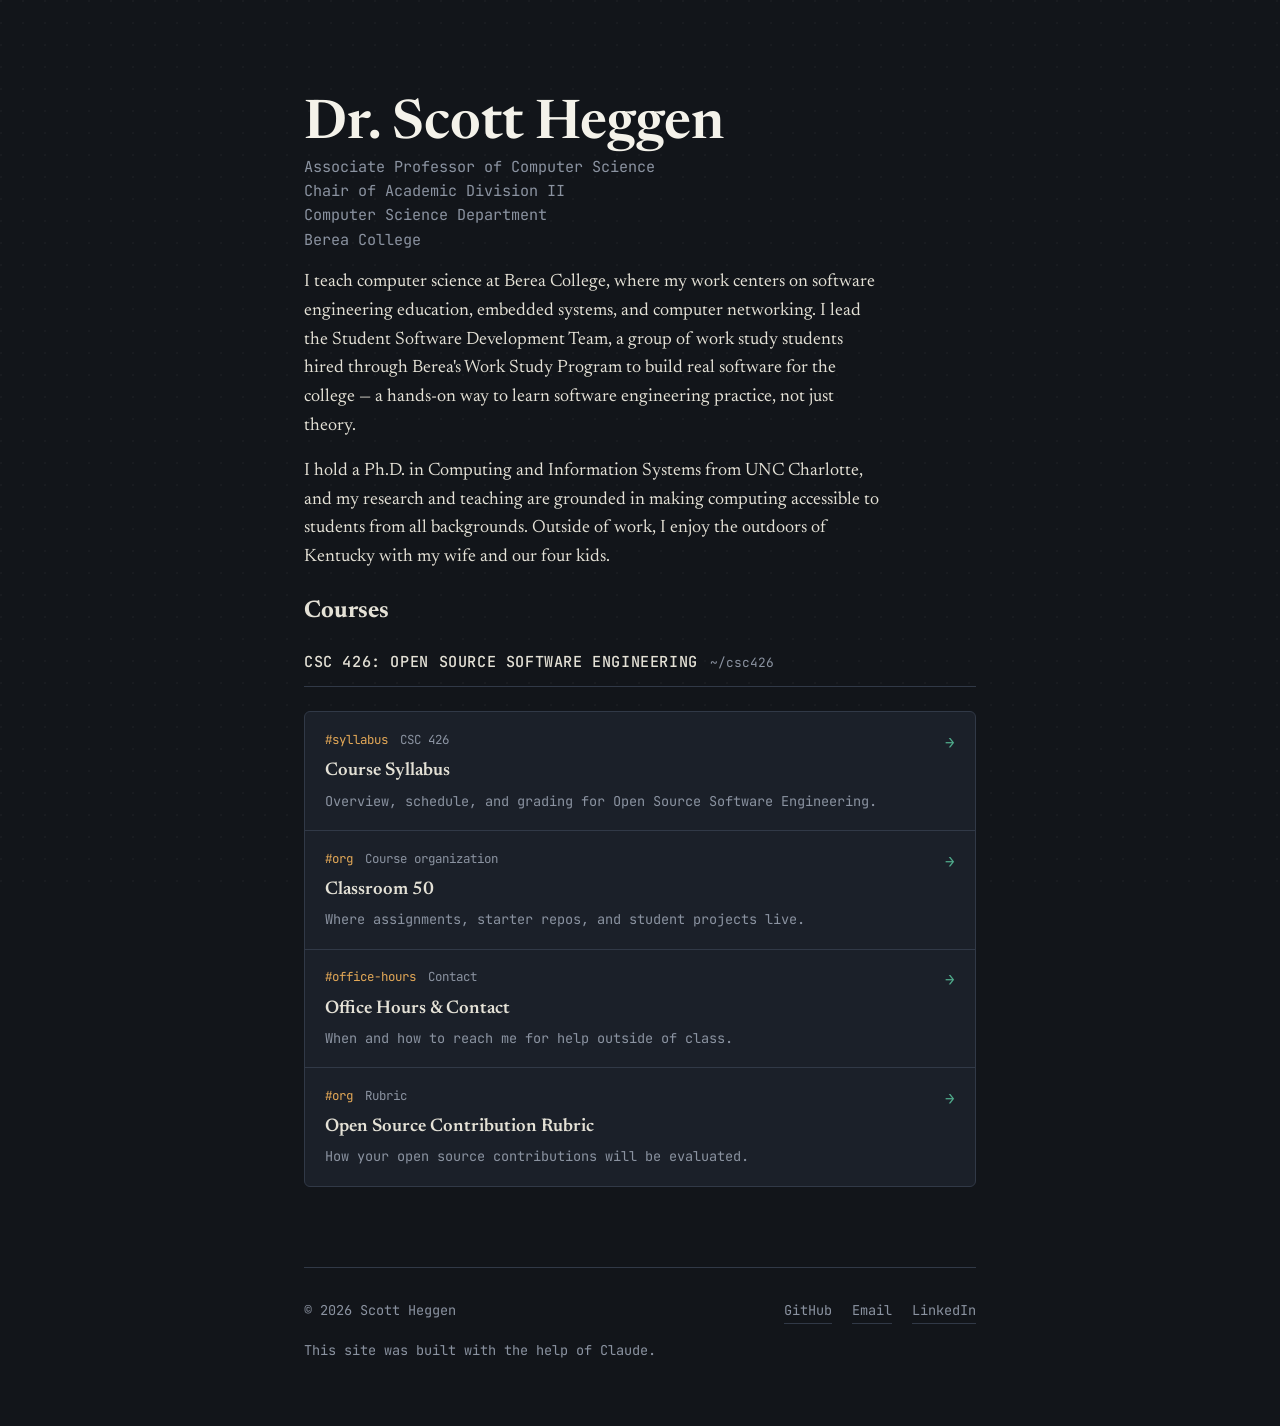
<file: index.html>
<!DOCTYPE html>
<html lang="en">
  <head>
    <meta charset="UTF-8">
    <meta name="viewport" content="width=device-width, initial-scale=1.0">
    <title>Dr. Scott Heggen</title>
    <meta name="description" content="Dr. Scott Heggen, Associate Professor of Computer Science at Berea College — course hub for CSC 426.">
    <link rel="preconnect" href="https://fonts.googleapis.com">
    <link rel="preconnect" href="https://fonts.gstatic.com" crossorigin>
    <link href="https://fonts.googleapis.com/css2?family=Newsreader:ital,opsz,wght@0,6..72,400;0,6..72,500;0,6..72,600;1,6..72,400&family=JetBrains+Mono:wght@400;500;600&display=swap" rel="stylesheet">
    <link rel="stylesheet" href="styles.css">
  </head>

  <body>
    <div class="wrap">
      <header>
        <h1>Dr. Scott Heggen</h1>
        <p class="role">Associate Professor of Computer Science </p>
        <p class="role">Chair of Academic Division II </p>
        <p class="role">Computer Science Department</p>
        <p class="role">Berea College</p>
        <div class="bio">
          <p>
            I teach computer science at Berea College, where my work centers on software
            engineering education, embedded systems, and computer networking. I lead the
            Student Software Development Team, a group of work study students hired through Berea's
            Work Study Program to build real software for the college — a hands-on way to learn
            software engineering practice, not just theory.
          </p>
          <p>
            I hold a Ph.D. in Computing and Information Systems from UNC Charlotte, and my
            research and teaching are grounded in making computing accessible to students from
            all backgrounds. Outside of work, I enjoy the outdoors of Kentucky with my wife and
            our four kids.
          </p>
        </div>
      </header>

      <h2>Courses</h2>
      <section aria-labelledby="course-heading">
        <div class="section-head">
          <h2 id="course-heading">CSC 426: Open Source Software Engineering</h2>
          <span class="path">~/csc426</span>
        </div>

        <ul class="log">
          <li class="log-entry">
            <a href="https://docs.google.com/document/d/162lZenZJgT4N0f1QJUYaTgyhGIz_3RDpvdAn9KtJGAA/edit?usp=sharing" target="_blank" rel="noopener">
              <span class="log-arrow">→</span>
              <div class="log-meta"><span class="log-hash">#syllabus</span><span>CSC 426</span></div>
              <p class="log-title">Course Syllabus</p>
              <p class="log-desc">Overview, schedule, and grading for Open Source Software Engineering.</p>
            </a>
          </li>
          <li class="log-entry">
            <a href="https://classroom50.org/Berea-College-CSC-426/2026-fall-csc-426/assignments" target="_blank" rel="noopener">
              <span class="log-arrow">→</span>
              <div class="log-meta"><span class="log-hash">#org</span><span>Course organization</span></div>
              <p class="log-title"> Classroom 50</p>
              <p class="log-desc">Where assignments, starter repos, and student projects live.</p>
            </a>
          </li>
          <li class="log-entry">
            <a href="https://outlook.office.com/bookwithme/user/4963049b6e8c4d29bd45d9c56e22176f@berea.edu/meetingtype/dAym5OFi-UG-Bun0MC4l5w2?anonymous&ismsaljsauthenabled&ep=mlink" target="_blank" rel="noopener">
              <span class="log-arrow">→</span>
              <div class="log-meta"><span class="log-hash">#office-hours</span><span>Contact</span></div>
              <p class="log-title">Office Hours &amp; Contact</p>
              <p class="log-desc">When and how to reach me for help outside of class.</p>
            </a>
          </li>
          <li class="log-entry">
            <a href="render-md.html">
              <span class="log-arrow">→</span>
              <div class="log-meta"><span class="log-hash">#org</span><span>Rubric</span></div>
              <p class="log-title"> Open Source Contribution Rubric</p>
              <p class="log-desc">How your open source contributions will be evaluated.</p>
            </a>
          </li>
        </ul>
      </section>

      <footer>
        <span>© 2026 Scott Heggen</span>
        <nav class="links">
          <a href="https://github.com/sheggen" target="_blank" rel="noopener">GitHub</a>
          <a href="mailto:heggens@berea.edu">Email</a>
          <a href="https://www.linkedin.com/in/scottheggen/" target="_blank" rel="noopener">LinkedIn</a>
        </nav>
        <span> This site was built with the help of Claude. </span>
      </footer>

    </div>
  </body>
</html>
</file>
<file: styles.css>
:root{
  --bg: #12151a;
  --surface: #1b2029;
  --surface-hi: #232a35;
  --line: #313947;
  --text: #e4e1d6;
  --muted: #8b93a1;
  --accent: #e3a857;
  --accent2: #4fa98a;
  --serif: "Newsreader", Georgia, serif;
  --mono: "JetBrains Mono", ui-monospace, Menlo, Consolas, monospace;
  --max: 720px;
}

* { box-sizing: border-box; }

html { scroll-behavior: smooth; }

body{
  margin: 0;
  background: var(--bg);
  color: var(--text);
  font-family: var(--serif);
  line-height: 1.6;
  -webkit-font-smoothing: antialiased;
}

body::before{
  content: "";
  position: fixed;
  inset: 0;
  pointer-events: none;
  background-image: radial-gradient(circle at 1px 1px, rgba(228,225,214,0.035) 1px, transparent 0);
  background-size: 22px 22px;
  z-index: 0;
}

a { color: inherit; }

a:focus-visible,
button:focus-visible {
  outline: 2px solid var(--accent);
  outline-offset: 3px;
}

.wrap{
  position: relative;
  z-index: 1;
  max-width: var(--max);
  margin: 0 auto;
  padding: 6rem 1.5rem 4rem;
}

/* ---------- Hero ---------- */

.eyebrow{
  font-family: var(--mono);
  font-size: 0.75rem;
  letter-spacing: 0.12em;
  text-transform: uppercase;
  color: var(--accent2);
  margin: 0 0 1rem;
}

.eyebrow::before{ content: "// "; color: var(--muted); }

h1{
  font-family: var(--serif);
  font-weight: 600;
  font-size: clamp(2.4rem, 6vw, 3.4rem);
  line-height: 1.08;
  margin: 0;
  color: #f4f2ea;
}

.role{
  font-family: var(--mono);
  font-size: 0.95rem;
  color: var(--muted);
  margin: 0;
}

.role .accent{ color: var(--accent); }

.bio{
  font-size: 1.125rem;
  max-width: 58ch;
  color: var(--text);
  margin-top: 1rem;
}

.bio p { margin: 0 0 1rem; }

/* ---------- Section headers ---------- */

section{ margin-top: 1rem; }

.section-head{
  display: flex;
  align-items: baseline;
  gap: 0.75rem;
  margin-bottom: 1.5rem;
  border-bottom: 1px solid var(--line);
  padding-bottom: 0.75rem;
}

.section-head h2{
  font-family: var(--mono);
  font-weight: 500;
  font-size: 0.95rem;
  letter-spacing: 0.04em;
  text-transform: uppercase;
  color: var(--text);
  margin: 0;
}

.section-head .path{
  font-family: var(--mono);
  font-size: 0.8rem;
  color: var(--muted);
}

/* ---------- Commit-log style link list ---------- */

.log{
  list-style: none;
  margin: 0;
  padding: 0;
  border: 1px solid var(--line);
  border-radius: 6px;
  overflow: hidden;
  background: var(--surface);
}

.log-entry{
  border-bottom: 1px solid var(--line);
}

.log-entry:last-child{ border-bottom: none; }

.log-entry a{
  display: block;
  padding: 1.1rem 1.25rem;
  text-decoration: none;
  transition: background 0.15s ease;
}

.log-entry a:hover,
.log-entry a:focus-visible{
  background: var(--surface-hi);
}

.log-meta{
  display: flex;
  align-items: center;
  gap: 0.75rem;
  font-family: var(--mono);
  font-size: 0.78rem;
  color: var(--muted);
  margin-bottom: 0.4rem;
}

.log-hash{
  color: var(--accent);
}

.log-title{
  font-family: var(--serif);
  font-weight: 600;
  font-size: 1.15rem;
  color: var(--text);
  margin: 0 0 0.3rem;
}

.log-desc{
  font-family: var(--mono);
  font-size: 0.85rem;
  color: var(--muted);
  margin: 0;
}

.log-arrow{
  float: right;
  color: var(--accent2);
  font-family: var(--mono);
}

.student-arrow{
  float: right;
  color: var(--accent2);
  font-family: var(--mono);
  margin-right: 20px;
  margin-top: 15px;
}


/* ---------- Footer / contact ---------- */

footer{
  margin-top: 5rem;
  padding-top: 2rem;
  border-top: 1px solid var(--line);
  display: flex;
  flex-wrap: wrap;
  justify-content: space-between;
  gap: 1rem;
  font-family: var(--mono);
  font-size: 0.85rem;
  color: var(--muted);
}

footer .links{
  display: flex;
  gap: 1.25rem;
}

footer a{
  text-decoration: none;
  border-bottom: 1px solid var(--line);
  padding-bottom: 2px;
  transition: border-color 0.15s ease, color 0.15s ease;
}

footer a:hover{
  color: var(--accent);
  border-color: var(--accent);
}

@media (max-width: 480px){
  .wrap{ padding: 4rem 1.25rem 3rem; }
  .log-arrow{ display: none; }
}

@media (prefers-reduced-motion: reduce){
  html{ scroll-behavior: auto; }
  .log-entry a{ transition: none; }
}
</file>
